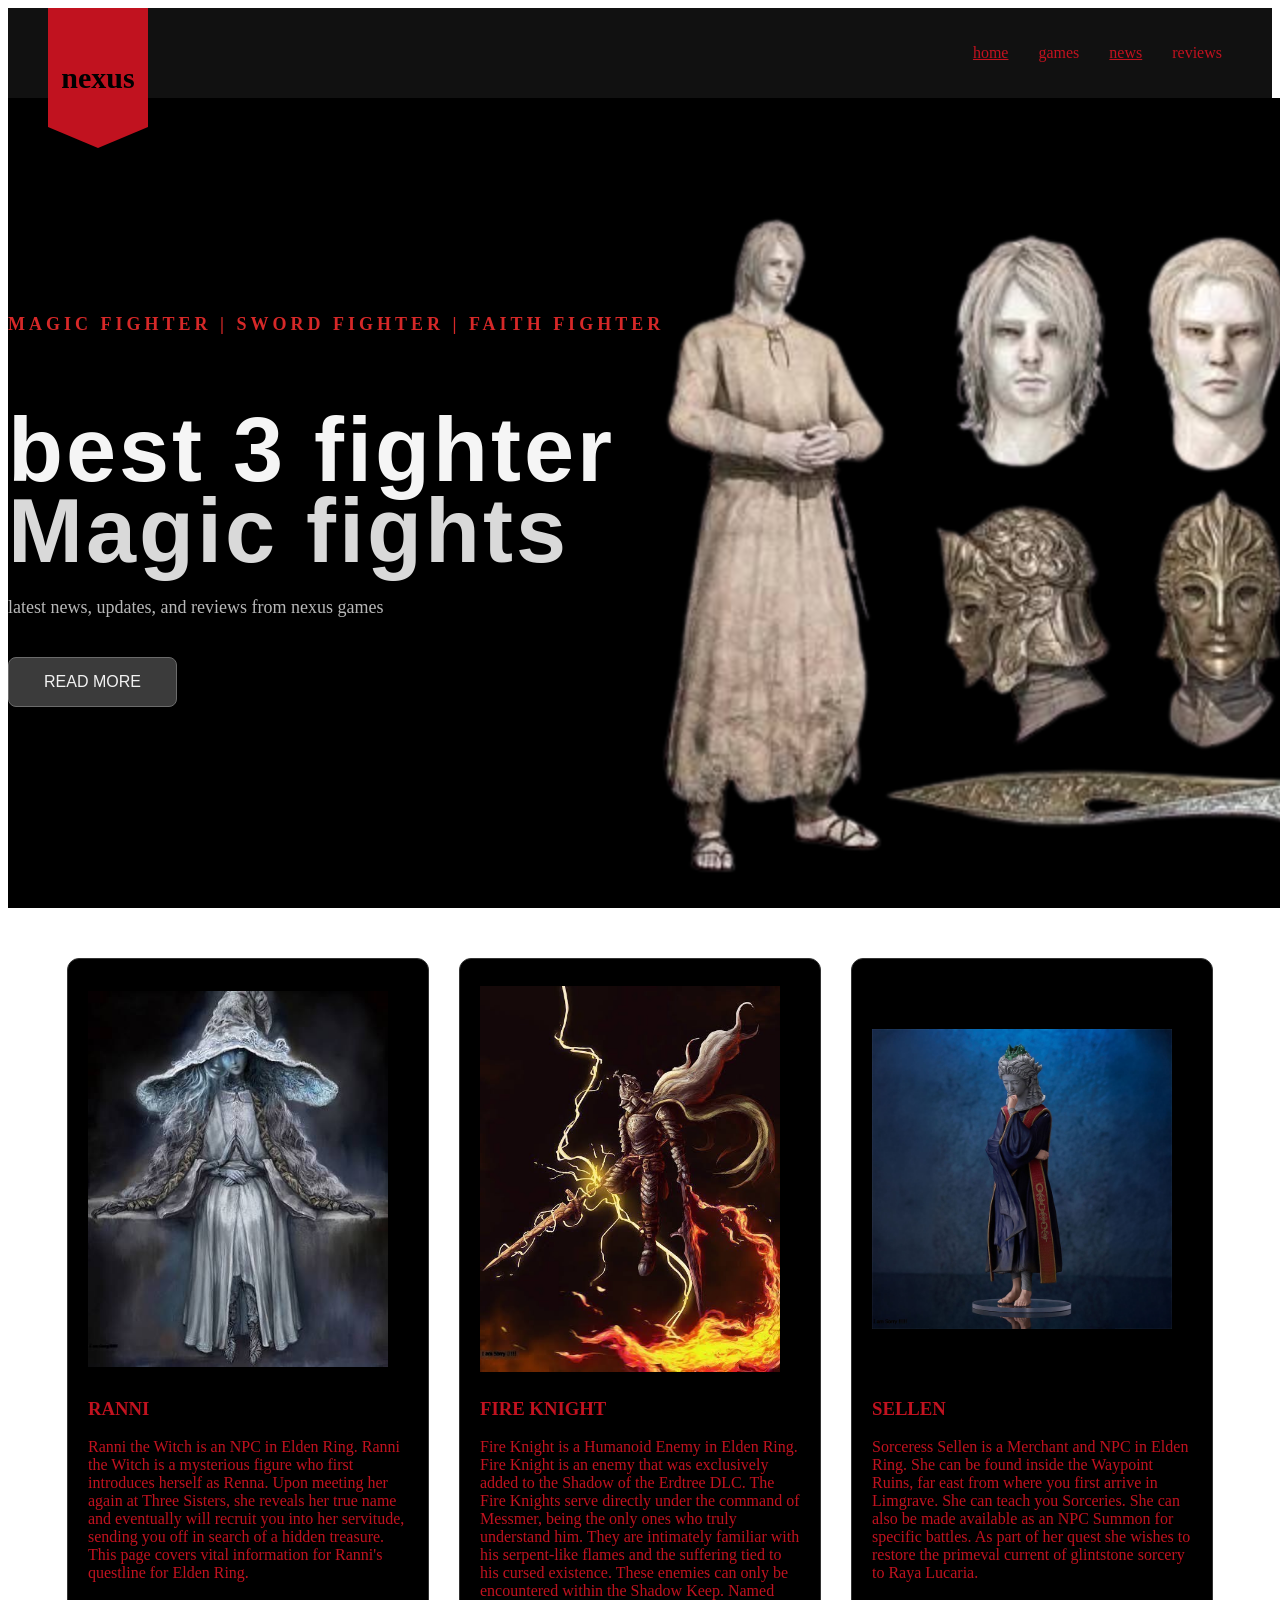
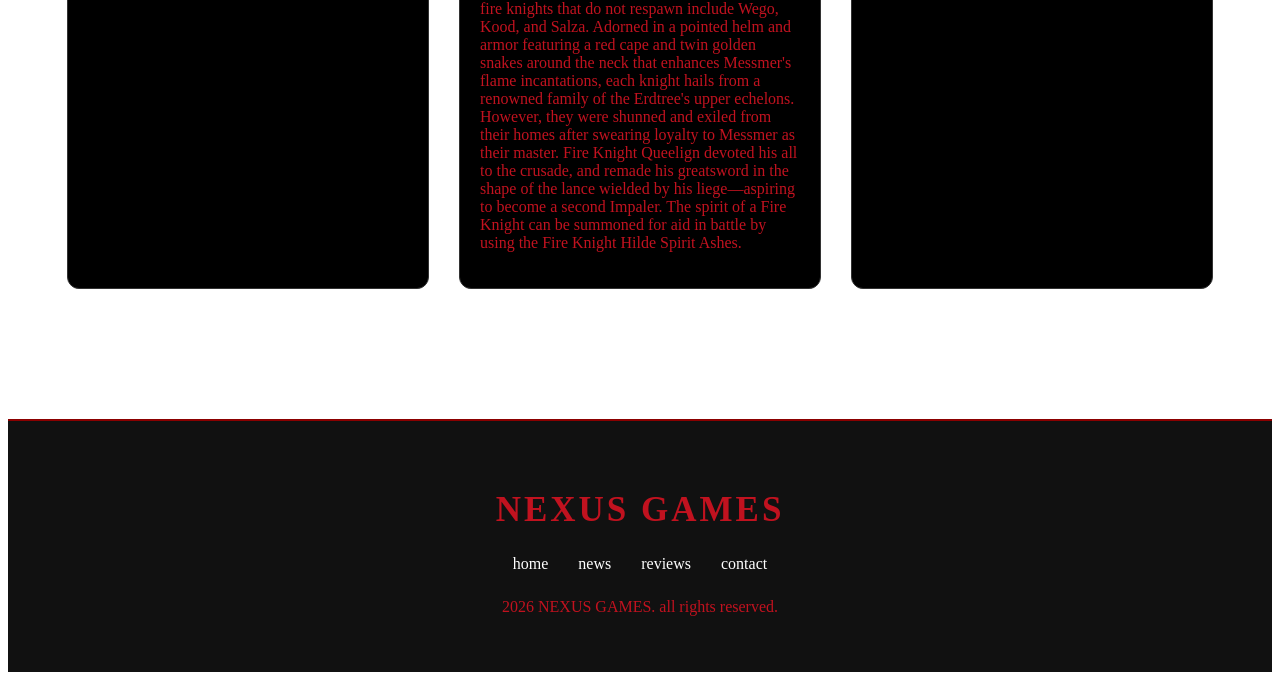
<file: index.html>
<html>
<head>
    <link rel="stylesheet" href="assets/css/main.css">
    <title>nexus </title>
</head>
<body>
    <nav>
        <div class="logo">nexus</div>
        <ul class="nav-ul">
            <li><a class="nav-link" href="index.html">home</a></li>
            <li>games</li>
            <li><a class="nav-link" href="news.html">news</a></li>
            <li>reviews</li>
        </ul>
    </nav>
    
    <section class="hero">
            <div class="abouthero">
                <h2>
                    Magic fighter | sword fighter | faith fighter
                </h2>
                <h1>best 3 fighter <br> <span> Magic fights </span></h1>
                <p>
                    latest news, updates, and reviews from nexus games
                </p>
                
                <button>
                    READ MORE
                </button>
            </div>
        <div class="hero-img">
            <img src="assets/img/download.png">
        </div>
    </section>
    <section class="cha">
        <div class="card">
            <img src="assets/img/1.jpg">
            <h3>RANNI</h3>
            <p>
            Ranni the Witch is an NPC in Elden Ring.
             Ranni the Witch is a mysterious figure who
             first introduces herself as Renna.
             Upon meeting her again at Three Sisters,
             she reveals her true name and eventually
             will recruit you into her servitude,
             sending you off in search of a hidden treasure.
             This page covers vital information for Ranni's questline for Elden Ring.
            </p>
        </div>
        <div class="card">
            <img src="assets/img/2.jpg">
            <h3>FIRE KNIGHT</h3>
            <p>
                Fire Knight is a Humanoid Enemy in Elden Ring. Fire Knight is an enemy that was exclusively added to the Shadow of the Erdtree DLC. The Fire Knights serve directly under the command of Messmer, being the only ones who truly understand him. They are intimately familiar with his serpent-like flames and the suffering tied to his cursed existence. These enemies can only be encountered within the Shadow Keep. Named fire knights that do not respawn include Wego, Kood, and Salza.

                Adorned in a pointed helm and armor featuring a red cape and twin golden snakes around the neck that enhances Messmer's flame incantations, each knight hails from a renowned family of the Erdtree's upper echelons. However, they were shunned and exiled from their homes after swearing loyalty to Messmer as their master. Fire Knight Queelign devoted his all to the crusade, and remade his greatsword in the shape of the lance wielded by his liege—aspiring to become a second Impaler.

                The spirit of a Fire Knight can be summoned for aid in battle by using the Fire Knight Hilde Spirit Ashes.
            </p>
        </div>
        <div class="card">
            <img src="assets/img/3.jpg">
            <h3>SELLEN</h3>
            <p>
                Sorceress Sellen is a Merchant and NPC in Elden Ring. She can be found inside the Waypoint Ruins, far east from where you first arrive in Limgrave. She can teach you Sorceries. She can also be made available as an NPC Summon for specific battles. As part of her quest she wishes to restore the primeval current of glintstone sorcery to Raya Lucaria.
            </p>
        </div>
    </section>
    <footer>
        <h2>NEXUS GAMES</h2>
        <div class="footer-links">
            <a href="#">home</a>
            <a href="#">news</a>
            <a href="#">reviews</a>
            <a href="#">contact</a>

        </div>
        <p class="copy">
            2026 NEXUS GAMES. all rights reserved. 
        </p>
    </footer>

       
        
</body>
</html>
</file>
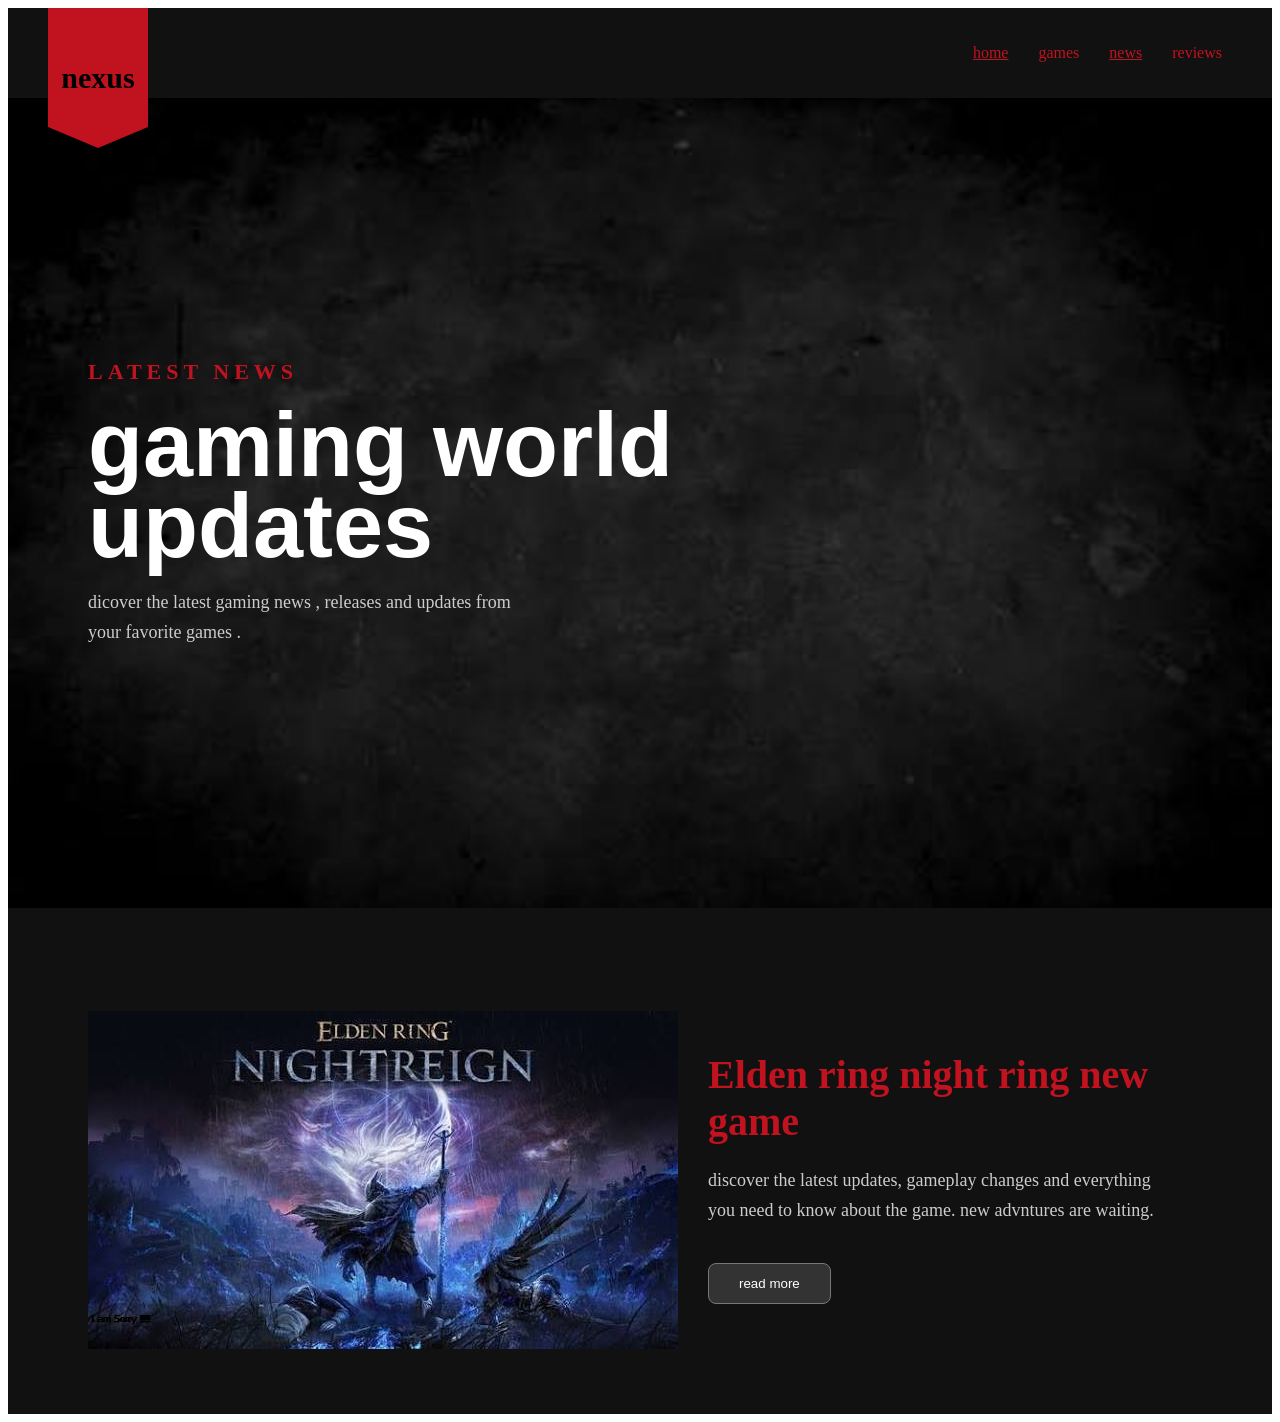
<file: news.html>
<html>
<head>
    <title>nexus</title>
    <link rel="stylesheet" href="assets/css/news.css">
</head>
<body>
        <nav>
        <div class="logo">nexus</div>
        <ul class="nav-ul">
            <li><a class="nav-link" href="index.html">home</a></li>
            <li>games</li>
            <li><a class="nav-link" href="news.html">news</a></li>
            <li>reviews</li>
        </ul>
    </nav>
    
    <section class="newshero">
        <img src="assets/img/black.jpg" class="heroimg">
        <div class="newsherotext">
            <h2>LATEST NEWS</h2>
            <h1>
                gaming world
                <br>
                updates
            </h1>
            <p>
                dicover the latest gaming news ,
                releases and updates from your
                favorite games .
            </p>
        </div>
    </section>
    <section class="ftnews">
        <div class="arimg">
            <img src="assets/img/night.jpg">
        </div>
        <div class="artext">
            <h2>Elden ring night ring new game</h2>
            <p>
                discover  the latest updates,
                gameplay changes and everything
                you need to know about the game.
                new advntures are waiting.
            </p>
            <button>read more</button>
        </div>
    </section>
</body>
</html>
</file>
<file: assets/css/main.css>
li{
    color: #c1121f;
    cursor: pointer;
}
nav{
    position: relative;
    display: flex;
    justify-content: space-between;
    align-items: center;
    padding: 20px 50px;
    background: #111;
}
.nav-link{
    color: #c1121f;
}
.nav-ul{
    margin-left: auto;
    display: flex;
    gap: 30px;
    list-style: none;
    text-decoration: none;
}
.logo{
    position: absolute;
    top: 0;
    left: 40px;
    width: 100px;
    height: 140px;
    background-color: #c1121f;
    color: white;
    display: flex;
    justify-content: center;
    align-items: center;
    font-size: 20px;
    font-weight: bold;
    clip-path: polygon(0 0,100% 0,100% 85%,50% 100%,0 85%);
}
.logo{
    color: #000000;
    font-size: 30px;
    font-weight: bold;
}
.hero{
    height: 90vh;
    width: 200vh;
    background-color: black;
    display: flex;
    justify-content: space-between;
    align-items: center;
}
.hero-img{
    position: absolute;
    bottom: 20px;
    left: 50%;
    transform: translate(-50%);
    width: 10px;
}
.abouthero h1 {
    font-size: 90px;
    font-family: "bebas neue", sans-serif ;
    color: #f5f5f5;
    line-height: 0.9;
    letter-spacing: 3px;
    margin-bottom: 20px;
}
.abouthero span {
    color: #d9d9d9;
}
.abouthero p {
    color: #b8b8b8;
    font-size: 18px;
    line-height: 30px   
}
.abouthero p{
    width: 500px;
    margin-bottom: 35px
}
.abouthero button {
    background: #3b3b3b;
    color: #f2f2f2;
    border-radius: 8px;
    border: 1px solid #6b6b6b;
    padding: 15px 35px;
    font-size: 16px;
    cursor: pointer;
    transition: 0.3s;
}
.abouthero h2 {
    color: #d62828;
    font-size: 18px;
    text-transform: uppercase;
    letter-spacing: 4px;
    margin-bottom: 15px
}
.cha {
    color: #c1121f;
    display: flex;
    justify-content: center;
    gap: 30px;
    padding: 50px;
}
.card img {
    width: 300px;
    height: 400px;
    object-fit: contain;
}
.card {
    width: 320px;
    background: #000000;
    border: 1px solid #333;
    border-radius: 12px;
    overflow: hidden;
    padding: 20px;
}
footer{
    background: #111;
    padding: 40px 20px;
    text-align: center;
    margin-top: 80px;
    border-top: 2px solid #8b0000;

}
footer h2{
    color: #c1121f;
    font-size: 35px;
    margin-bottom: 25px;
    letter-spacing: 3px;
}
.footer-links{
    display: flex;
    justify-content: center;
    gap: 30px;
    margin-bottom: 25px;
}
.footer-links a {
    color: white;
    text-decoration: none;
    transition: .3s;
}
.footer-links a:hover {
    color: #c1121f;

}
.copy{
    color: #c1121f;
}
</file>
<file: assets/css/news.css>
li{
    color: #c1121f;
    cursor: pointer;
}
nav{
    position: relative;
    display: flex;
    justify-content: space-between;
    align-items: center;
    padding: 20px 50px;
    background: #111;
    z-index: 10;
}
.nav-link{
    color: #c1121f;
}
.nav-ul{
    margin-left: auto;
    display: flex;
    gap: 30px;
    list-style: none;
    text-decoration: none;
}
.logo{
    position: absolute;
    top: 0;
    left: 40px;
    width: 100px;
    height: 140px;
    background-color: #c1121f;
    color: white;
    display: flex;
    justify-content: center;
    align-items: center;
    font-size: 20px;
    font-weight: bold;
    clip-path: polygon(0 0,100% 0,100% 85%,50% 100%,0 85%);
}
.logo{
    color: #000000;
    font-size: 30px;
    font-weight: bold;
}
.newshero{
    height: 90vh;
    position: relative;
    display: flex;
    align-items: center;
    overflow: hidden;
}
.heroimg {
    position: absolute;
    top: 0;
    left: 0;
    width: 100%;
    height: 100%;
    object-fit: cover;
    z-index: 1;
}
.newsherotext h2{
    color: #c1121f;
    font-size: 22px;
    letter-spacing: 5px;
}
.newsherotext h1{
    color: white;
    font-size: 90px;
    line-height: 0.9;
    font-family: "bebas neue",sans-serif;
    margin: 20px 0;
}
.newsherotext p {
    color: #ccc;
    font-size: 18px;
    width: 450px;
    line-height: 30px;
}
.newsherotext{
    margin-left: 80px;
    color: white   
}
.newsherotext{
    position: relative;
    z-index: 1;
}
.ftnews{
    display: flex;
    align-items: center;
    gap: 50px;
    padding: 80px;
    background: #111;
}
.arimg{
    width: 500px;
    height: 300px;
    object-fit: cover;
    border-radius: 15px;
}
.artext{
    color: white;
    max-width: 500px;
    padding: 30px;
    margin-left: 40px;
}
.artext h2{
    font-size: 40px;
    color: #c1121f;
    margin-bottom: 20px;

}
.artext p{
    color: #ccc;
    line-height: 30px;
    font-size: 18px;
}
.artext button{
    margin-top: 20px;
    padding: 12px 30px;
    background-color: #333;
    color: white;
    border: 1px solid #777;
    border-radius: 8px;
    cursor: pointer;
}
</file>
